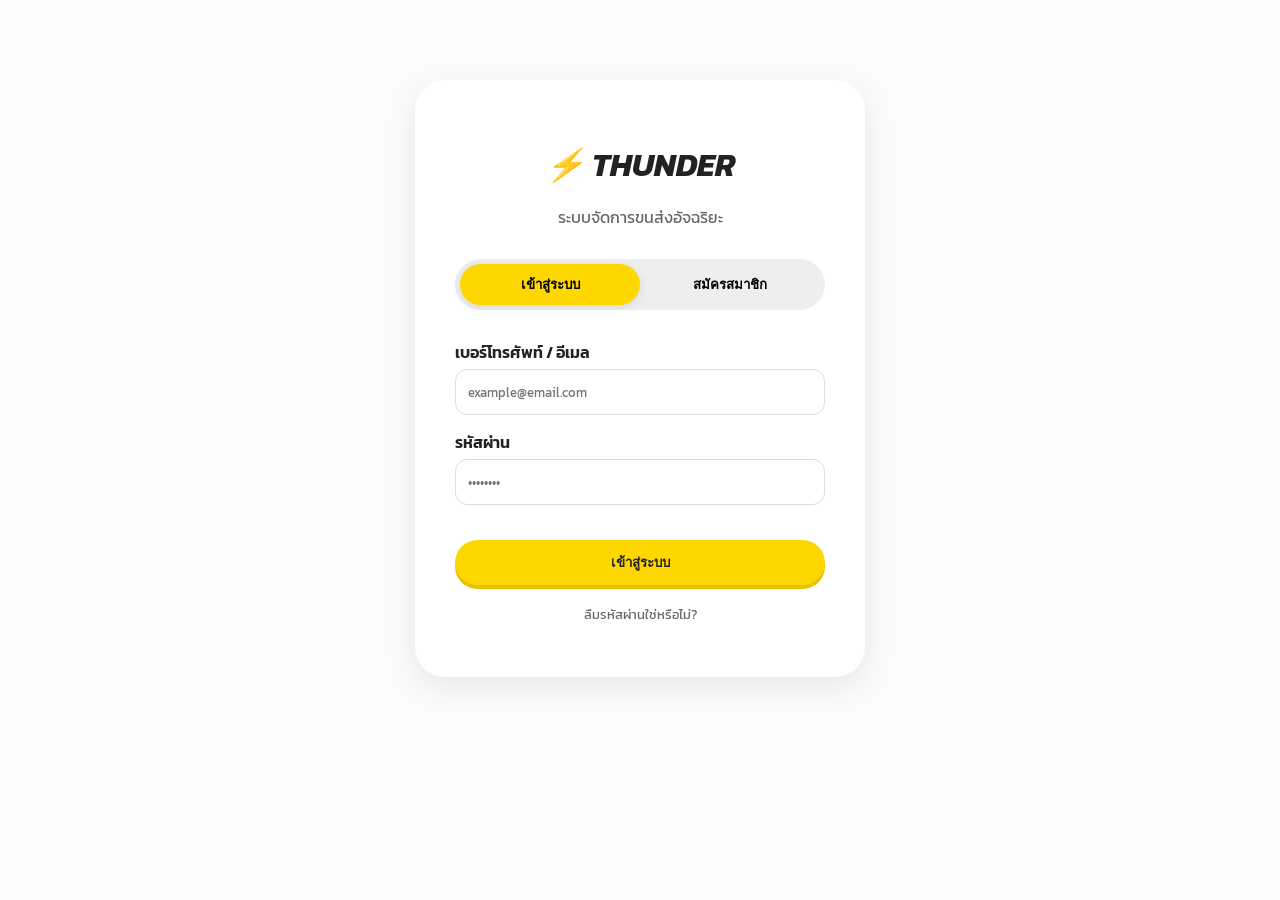
<file: index.html>
<!DOCTYPE html>
<html lang="th">
<head>
    <meta charset="UTF-8">
    <meta name="viewport" content="width=device-width, initial-scale=1.0">
    <link rel="stylesheet" href="style.css">
    <title>Thunder Express - ยินดีต้อนรับ</title>
</head>
<body>

    <div class="auth-container">
        <div class="auth-card">
            <h1 style="font-style: italic; margin-bottom: 10px;">⚡ THUNDER</h1>
            <p style="color: var(--gray-text); margin-bottom: 30px;">ระบบจัดการขนส่งอัจฉริยะ</p>

            <div class="auth-toggle">
                <button id="loginTab" class="toggle-btn active" onclick="switchTab('login')">เข้าสู่ระบบ</button>
                <button id="regTab" class="toggle-btn" onclick="switchTab('register')">สมัครสมาชิก</button>
            </div>

            <div id="loginForm">
                <div class="form-group">
                    <label>เบอร์โทรศัพท์ / อีเมล</label>
                    <input type="text" placeholder="example@email.com">
                </div>
                <div class="form-group">
                    <label>รหัสผ่าน</label>
                    <input type="password" placeholder="••••••••">
                </div>
                <button class="btn-action" style="width: 100%;" onclick="location.href='dashboard.html'">เข้าสู่ระบบ</button>
                <p style="font-size: 0.8rem; margin-top: 20px; color: var(--gray-text); cursor: pointer;">ลืมรหัสผ่านใช่หรือไม่?</p>
            </div>

            <div id="registerForm" class="hidden">
                <div class="form-group">
                    <label>ชื่อ-นามสกุล</label>
                    <input type="text" placeholder="สมชาย สายชม">
                </div>
                <div class="form-group">
                    <label>เบอร์โทรศัพท์</label>
                    <input type="text" placeholder="08x-xxxxxxx">
                </div>
                <div class="form-group">
                    <label>รหัสผ่านใหม่</label>
                    <input type="password" id="pwInput" oninput="checkStrength()" placeholder="อย่างน้อย 8 ตัวอักษร">
                    <div class="pw-strength">
                        <div id="pwBar" class="pw-bar"></div>
                    </div>
                </div>
                <button class="btn-action" style="width: 100%;" onclick="handleRegister()">ยืนยันการสมัคร</button>
            </div>
        </div>
    </div>

    <script>
        /**
         * ฟังก์ชันสลับหน้า Login และ Register
         * @param {string} type - 'login' หรือ 'register'
         */
        function switchTab(type) {
            const loginF = document.getElementById('loginForm');
            const regF = document.getElementById('registerForm');
            const loginT = document.getElementById('loginTab');
            const regT = document.getElementById('regTab');

            if(type === 'login') {
                loginF.classList.remove('hidden'); // แสดง Login
                regF.classList.add('hidden');       // ซ่อน Register
                loginT.classList.add('active');    // ไฮไลท์ปุ่ม Login
                regT.classList.remove('active');
            } else {
                loginF.classList.add('hidden');    // ซ่อน Login
                regF.classList.remove('hidden');  // แสดง Register
                loginT.classList.remove('active');
                regT.classList.add('active');     // ไฮไลท์ปุ่ม Register
            }
        }

        /**
         * HCI Feedback: วิเคราะห์ความยาวรหัสผ่านและแสดงสีแถบสถานะ
         * แดง = สั้นเกินไป, ส้ม = ปานกลาง, เขียว = ปลอดภัย
         */
        function checkStrength() {
            const val = document.getElementById('pwInput').value;
            const bar = document.getElementById('pwBar');
            
            if(val.length === 0) {
                bar.style.width = '0%';
            } else if(val.length < 5) {
                bar.style.width = '30%';
                bar.style.background = '#ff4444'; // สีแดง
            } else if(val.length < 8) {
                bar.style.width = '60%';
                bar.style.background = '#ffbb33'; // สีส้ม
            } else {
                bar.style.width = '100%';
                bar.style.background = '#00c851'; // สีเขียว
            }
        }

        /**
         * ฟังก์ชันสมมติเมื่อกดสมัครสมาชิกสำเร็จ
         */
        function handleRegister() {
            // HCI: แจ้งเตือนผู้ใช้ถึงสถานะที่เกิดขึ้น (Acknowledgment)
            alert('สมัครสมาชิกสำเร็จ! กรุณาเข้าสู่ระบบ');
            switchTab('login'); // สลับกลับไปหน้า Login อัตโนมัติเพื่อลดขั้นตอนผู้ใช้
        }
    </script>
</body>
</html>
</file>
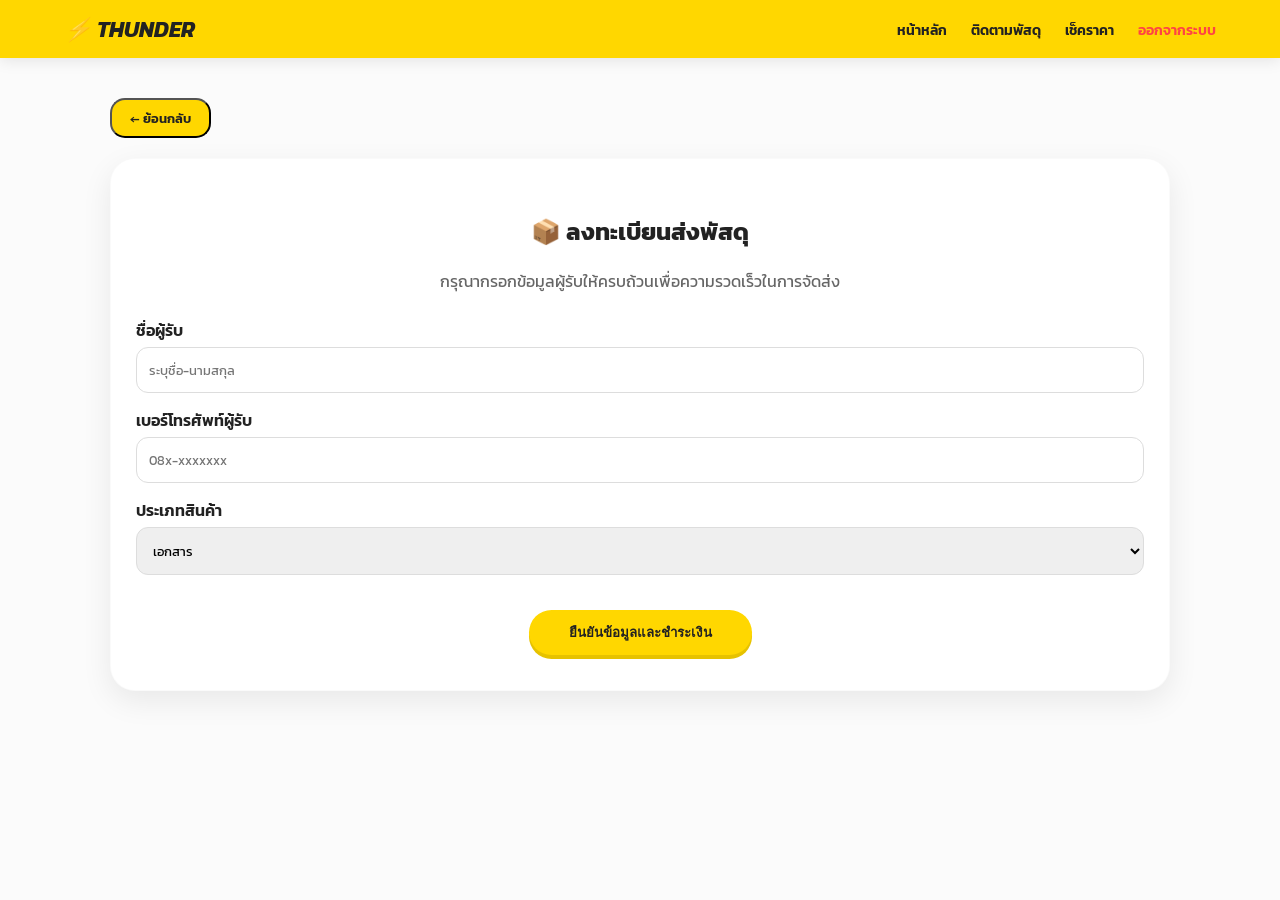
<file: add-parcel.html>
<!DOCTYPE html>
<html lang="th">
<head>
    <meta charset="UTF-8">
    <link rel="stylesheet" href="style.css">
    <title>Thunder - ลงทะเบียนส่งพัสดุ</title>
</head>
<body>
    <nav>
        <div class="logo-section" onclick="location.href='dashboard.html'"><h1>⚡ THUNDER</h1></div>
        <div class="nav-links">
            <a href="dashboard.html">หน้าหลัก</a>
            <a href="tracking.html">ติดตามพัสดุ</a>
            <a href="calculator.html">เช็คราคา</a>
            <a href="index.html" style="color: #ff4444;">ออกจากระบบ</a>
        </div>
    </nav>

    <div class="content-section">
        <button class="btn-back" onclick="location.href='dashboard.html'">← ย้อนกลับ</button>
        
        <div class="card">
            <h2>📦 ลงทะเบียนส่งพัสดุ</h2>
            <p style="color: var(--gray-text); margin-bottom: 25px;">กรุณากรอกข้อมูลผู้รับให้ครบถ้วนเพื่อความรวดเร็วในการจัดส่ง</p>
            
            <form id="parcelForm">
                <div class="form-group">
                    <label>ชื่อผู้รับ</label>
                    <input type="text" id="receiverName" placeholder="ระบุชื่อ-นามสกุล" required>
                </div>
                
                <div class="form-group">
                    <label>เบอร์โทรศัพท์ผู้รับ</label>
                    <input type="text" id="phone" placeholder="08x-xxxxxxx" required>
                </div>
                
                <div class="form-group">
                    <label>ประเภทสินค้า</label>
                    <select id="category">
                        <option value="doc">เอกสาร</option>
                        <option value="cloth">เสื้อผ้า/ของใช้</option>
                        <option value="gadget">อุปกรณ์อิเล็กทรอนิกส์</option>
                        <option value="other">อื่นๆ</option>
                    </select>
                </div>
                
                <button type="button" class="btn-action" onclick="handleProcess()">ยืนยันข้อมูลและชำระเงิน</button>
            </form>
        </div>
    </div>

    <div id="toast-wrapper" class="toast-container"></div>

    <script>
        /**
         * ฟังก์ชันหลักเมื่อกดปุ่มยืนยัน
         * เน้นหลัก HCI: Error Prevention (ดักข้อผิดพลาดก่อนส่ง) 
         * และ Immediate Feedback (แจ้งสถานะทันที)
         */
        function handleProcess() {
            // ดึงค่าจาก Input มาตรวจสอบ
            const name = document.getElementById('receiverName').value;
            const phone = document.getElementById('phone').value;

            // ตรวจสอบว่ากรอกข้อมูลครบหรือไม่ (Validation)
            if (!name || !phone) {
                showToast('กรุณากรอกข้อมูลให้ครบถ้วน', 'error');
                return; // หยุดการทำงานถ้าข้อมูลไม่ครบ
            }

            // แสดงสถานะสำเร็จเพื่อให้ User มั่นใจว่าระบบได้รับข้อมูลแล้ว
            showToast('ลงทะเบียนพัสดุสำเร็จ! กำลังพากลับหน้าหลัก', 'success');

            // หน่วงเวลา 2 วินาที (Visibility of System Status)
            // เพื่อให้ User มีเวลาอ่าน Toast ก่อนที่หน้าจอจะเปลี่ยนไป
            setTimeout(() => {
                location.href = 'dashboard.html?status=added';
            }, 2000);
        }

        /**
         * ฟังก์ชันสร้างและแสดง Toast Notification
         * @param {string} message - ข้อความที่ต้องการแสดง
         * @param {string} type - ประเภท ('success' หรือ 'error')
         */
        function showToast(message, type) {
            const wrapper = document.getElementById('toast-wrapper');
            const toast = document.createElement('div');
            
            // ใช้ Icon และ สี (Color Coding) เพื่อสื่อความหมายให้ชัดเจนโดยไม่ต้องอ่านละเอียด
            const icon = type === 'success' ? '✅' : '❌';
            toast.className = `toast ${type}`; 
            
            // ตกแต่งเส้นขอบด้านข้างตามสถานะ (Success = เขียว, Error = แดง)
            toast.style.borderLeft = type === 'success' ? '5px solid #00c851' : '5px solid #ff4444';
            
            toast.innerHTML = `<span>${icon}</span> <span>${message}</span>`;
            wrapper.appendChild(toast);

            // ส่วนการทำ Animation ขาออก (Fade out) และลบ Element ออกจากหน่วยความจำ
            setTimeout(() => {
                toast.style.opacity = '0'; // ค่อยๆ จางหาย
                setTimeout(() => toast.remove(), 500); // ลบออกจาก DOM หลังจากจางแล้ว
            }, 2500);
        }
    </script>
</body>
</html>
</file>
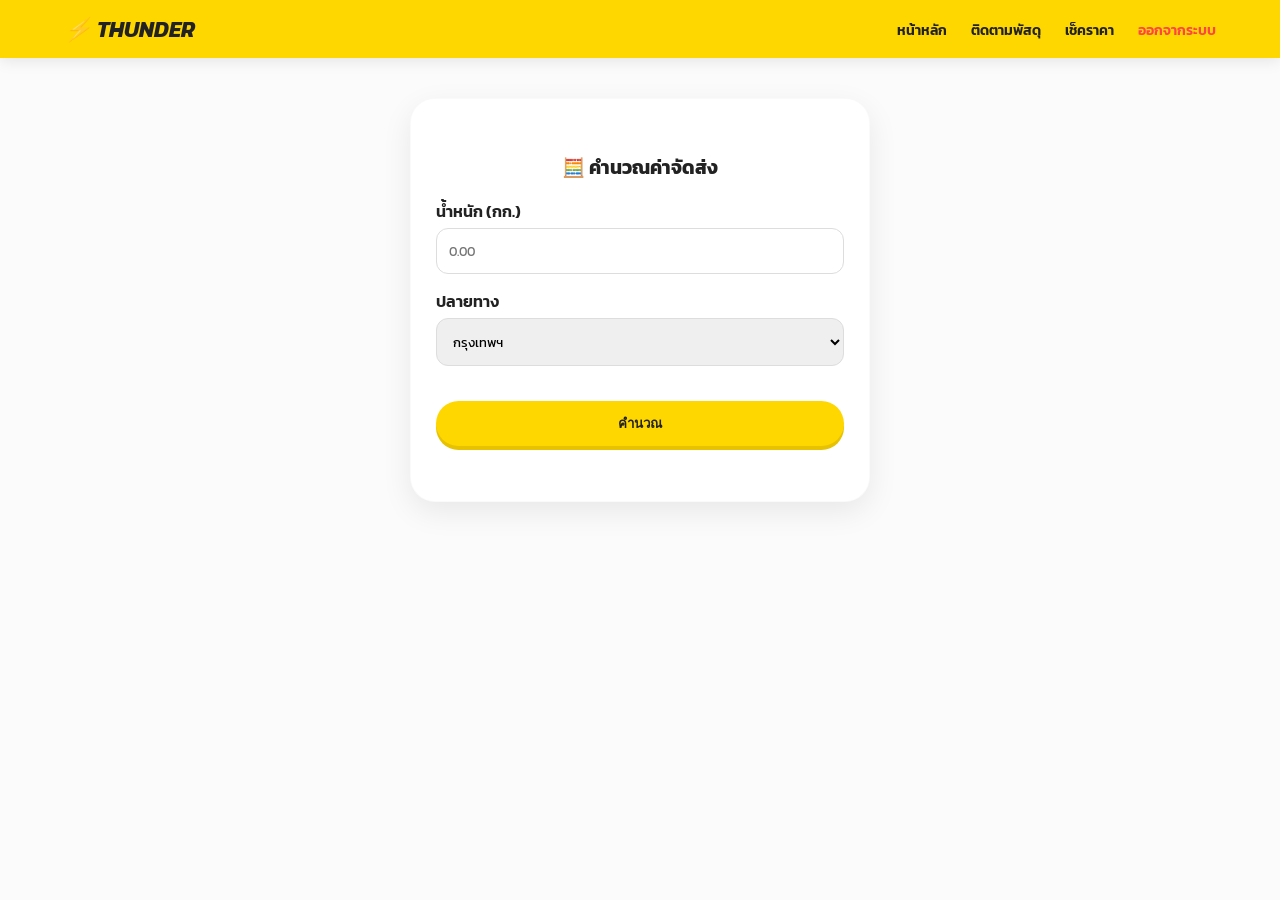
<file: calculator.html>
<!DOCTYPE html>
<html lang="th">
<head>
    <meta charset="UTF-8">
    <link rel="stylesheet" href="style.css">
    <title>Thunder - คำนวณค่าส่ง</title>
</head>
<body>
    <nav>
        <div class="logo-section" onclick="location.href='calculator.html'">
            <h1>⚡ THUNDER</h1>
        </div>
        <div class="nav-links">
            <a href="dashboard.html">หน้าหลัก</a>
            <a href="tracking.html">ติดตามพัสดุ</a>
            <a href="calculator.html">เช็คราคา</a>
            <a href="index.html" style="color: #ff4444;">ออกจากระบบ</a>
        </div>
    </nav>
    <div class="content-section" style="max-width: 500px;">
        <div class="card">
            <h3>🧮 คำนวณค่าจัดส่ง</h3>
            
            <div class="form-group">
                <label>น้ำหนัก (กก.)</label>
                <input type="number" id="w" placeholder="0.00">
            </div>
            
            <div class="form-group">
                <label>ปลายทาง</label>
                <select id="dest">
                    <option value="30">กรุงเทพฯ</option>
                    <option value="50">ต่างจังหวัด</option>
                </select>
            </div>
            
            <button class="btn-action" style="width:100%" onclick="cal()">คำนวณ</button>
            
            <h2 id="res" style="margin-top:20px; color:var(--dark-yellow)"></h2>
        </div>
    </div>


<script>
    function cal() {
        let weightInput = document.getElementById('w').value;
        let weight = parseFloat(weightInput || 0);
        let basePrice = parseInt(document.getElementById('dest').value);
        let resElement = document.getElementById('res');

        // 1. Validation: ตรวจสอบการกรอกข้อมูล
        if (weightInput === "" || weight <= 0) {
            resElement.innerText = "กรุณาระบุน้ำหนักที่ถูกต้อง";
            resElement.style.color = "#ff4444";
            return;
        }

        // 2. Calculation
        let shippingFee = weight * 15;
        let total = shippingFee + basePrice;

        // 3. Display with Formatting
        resElement.style.color = "var(--dark-yellow)";
        resElement.innerHTML = `
            <small style="font-size: 14px; color: #666; display: block;">ราคารวมทั้งสิ้น:</small>
            ${total.toLocaleString(undefined, {minimumFractionDigits: 2})} บาท
            <div style="font-size: 12px; color: #888; margin-top: 5px;">
                (ค่าขนส่ง ${shippingFee} + ค่าพื้นที่ ${basePrice})
            </div>
        `;
    }

    function resetForm() {
        document.getElementById('w').value = "";
        document.getElementById('res').innerText = "";
    }
</script>
</body>
</html>
</file>
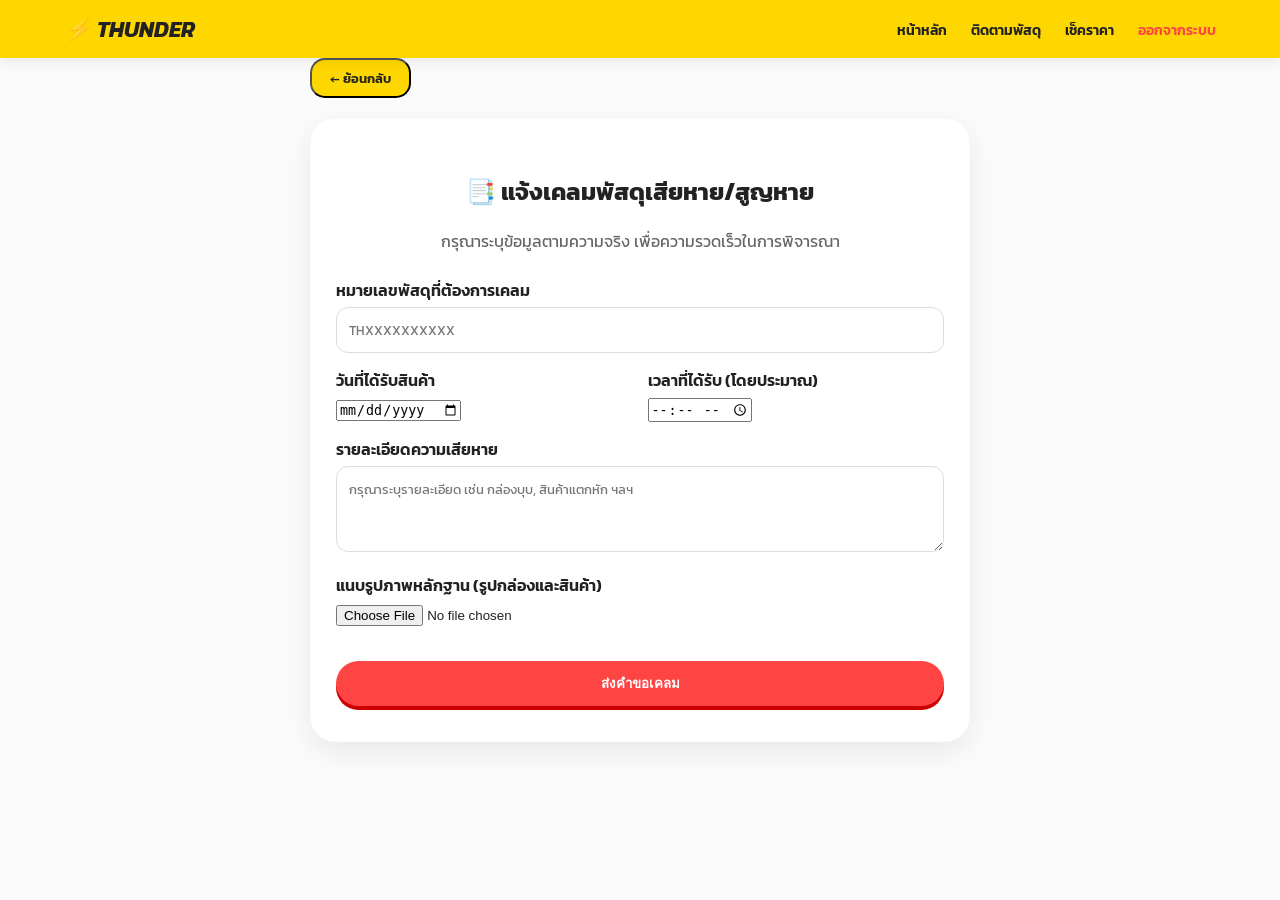
<file: claim.html>
<!DOCTYPE html>
<html lang="th">
<head>
    <meta charset="UTF-8">
    <meta name="viewport" content="width=device-width, initial-scale=1.0">
    <link rel="stylesheet" href="style.css">
    <title>Thunder - แจ้งเคลมพัสดุ</title>
    
    <style>
        /* --- [ส่วนของ CSS สำหรับหน้าแจ้งเคลม] --- */
        
        .claim-container { max-width: 700px; margin: 0 auto; }
        
        /* สไตล์ของ Timeline (แสดงลำดับขั้นตอน) */
        .status-timeline {
            display: flex;
            justify-content: space-between;
            margin-top: 20px;
            position: relative;
            padding: 0 10px;
        }

        /* เส้นเชื่อมระหว่างจุดใน Timeline */
        .status-timeline::before {
            content: '';
            position: absolute;
            top: 15px;
            left: 0;
            right: 0;
            height: 2px;
            background: #ddd;
            z-index: 1;
        }

        /* แต่ละขั้นตอนใน Timeline */
        .step {
            position: relative;
            z-index: 2;
            text-align: center;
            font-size: 0.75rem;
            color: #999;
        }

        /* วงกลมไอคอนใน Timeline */
        .step-icon {
            width: 30px;
            height: 30px;
            background: white;
            border: 2px solid #ddd;
            border-radius: 50%;
            display: flex;
            align-items: center;
            justify-content: center;
            margin: 0 auto 5px;
        }

        /* สไตล์สำหรับขั้นตอนที่กำลังดำเนินการ (Active) */
        .step.active { color: #ff4444; font-weight: bold; }
        .step.active .step-icon { border-color: #ff4444; background: #fff5f5; }

        /* ส่วนแสดงรูปภาพหลักฐานหลังจากผู้ใช้เลือกไฟล์ */
        #imgPreview { 
            width: 100%; 
            max-height: 200px; 
            object-fit: contain; 
            border-radius: 10px; 
            margin-top: 10px; 
            display: none; /* ซ่อนไว้ก่อนจนกว่าจะมีการเลือกรูป */
            border: 1px solid #eee;
        }
    </style>
</head>
<body>
    <nav>
        <div class="logo-section" onclick="location.href='dashboard.html'"><h1>⚡ THUNDER</h1></div>
        <div class="nav-links">
            <a href="dashboard.html">หน้าหลัก</a>
            <a href="tracking.html">ติดตามพัสดุ</a>
            <a href="calculator.html">เช็คราคา</a>
            <a href="index.html" style="color: #ff4444;">ออกจากระบบ</a>
        </div>
    </nav>

    <div class="content-section claim-container">
        <button class="btn-back" onclick="location.href='dashboard.html'">← ย้อนกลับ</button>
        
        <div class="card">
            <h2>📑 แจ้งเคลมพัสดุเสียหาย/สูญหาย</h2>
            <p style="color: var(--gray-text); margin-bottom: 25px;">กรุณาระบุข้อมูลตามความจริง เพื่อความรวดเร็วในการพิจารณา</p>
            
            <form id="claimForm">
                <div class="form-group">
                    <label>หมายเลขพัสดุที่ต้องการเคลม</label>
                    <input type="text" id="claimTrack" placeholder="THXXXXXXXXXX" required>
                </div>

                <div class="grid" style="grid-template-columns: 1fr 1fr; gap: 15px;">
                    <div class="form-group">
                        <label>วันที่ได้รับสินค้า</label>
                        <input type="date" id="receivedDate" required>
                    </div>
                    <div class="form-group">
                        <label>เวลาที่ได้รับ (โดยประมาณ)</label>
                        <input type="time" id="receivedTime" required>
                    </div>
                </div>
                
                <div class="form-group">
                    <label>รายละเอียดความเสียหาย</label>
                    <textarea id="claimDetail" rows="3" placeholder="กรุณาระบุรายละเอียด เช่น กล่องบุบ, สินค้าแตกหัก ฯลฯ" required></textarea>
                </div>
                
                <div class="form-group">
                    <label>แนบรูปภาพหลักฐาน (รูปกล่องและสินค้า)</label>
                    <input type="file" id="claimFile" accept="image/*" onchange="previewFile(event)">
                    <img id="imgPreview" alt="ตัวอย่างหลักฐาน">
                </div>
                
                <button type="button" class="btn-action" 
                        style="background-color: #ff4444; color: white; width: 100%; box-shadow: 0 4px 0 #cc0000;" 
                        onclick="submitClaim()">
                    ส่งคำขอเคลม
                </button>
            </form>
        </div>

        <div id="claimStatusCard" class="card" style="margin-top: 30px; display: none; border-top: 5px solid #ff4444;">
            <div style="display: flex; justify-content: space-between; align-items: flex-start;">
                <div>
                    <h3 style="margin:0; color:#cc0000;">🕒 รับเรื่องเคลมแล้ว</h3>
                    <p id="displayClaimID" style="font-weight: 600; margin: 5px 0; font-size: 1.1rem;"></p>
                    <p id="displayTime" style="font-size: 0.85rem; color: #666;"></p>
                </div>
                <span style="background: #fff5f5; color: #ff4444; padding: 5px 12px; border-radius: 20px; font-size: 0.8rem; font-weight: bold; border: 1px solid #ff4444;">
                    ตรวจสอบข้อมูล
                </span>
            </div>

            <div class="status-timeline">
                <div class="step active">
                    <div class="step-icon">📝</div>
                    <span>ส่งคำขอ</span>
                </div>
                <div class="step">
                    <div class="step-icon">🔎</div>
                    <span>กำลังตรวจสอบ</span>
                </div>
                <div class="step">
                    <div class="step-icon">💰</div>
                    <span>พิจารณาค่าชดเชย</span>
                </div>
                <div class="step">
                    <div class="step-icon">✅</div>
                    <span>เสร็จสิ้น</span>
                </div>
            </div>

            <p style="text-align: center; font-size: 0.85rem; color: #777; margin-top: 25px; background: #f9f9f9; padding: 10px; border-radius: 10px;">
                💡 ระบบได้รับข้อมูลเมื่อวันที่ <span id="logTime"></span><br>
                เจ้าหน้าที่จะตรวจสอบหลักฐานและติดต่อกลับภายใน 24 ชม.
            </p>
        </div>
    </div>

    <div id="toast-wrapper" class="toast-container"></div>

    <script>
        /**
         * [1] ฟังก์ชันแสดงตัวอย่างรูปภาพ (Image Preview)
         * ช่วยให้ผู้ใช้ตรวจสอบได้ว่าอัปโหลดรูปภาพถูกต้องหรือไม่ก่อนส่ง
         */
        function previewFile(event) {
            const reader = new FileReader();
            reader.onload = function(){
                const output = document.getElementById('imgPreview');
                output.src = reader.result;
                output.style.display = 'block'; // แสดงผลรูปภาพ
            };
            reader.readAsDataURL(event.target.files[0]);
        }

        /**
         * [2] ฟังก์ชันหลักสำหรับการส่งข้อมูลเคลม
         */
        function submitClaim() {
            // ดึงค่าจากหน้าจอ
            const track = document.getElementById('claimTrack').value;
            const date = document.getElementById('receivedDate').value;
            const time = document.getElementById('receivedTime').value;
            const detail = document.getElementById('claimDetail').value;

            // ตรวจสอบความครบถ้วน (HCI Principle: Error Prevention)
            if (!track || !date || !time || !detail) {
                showToast('กรุณากรอกข้อมูลและวันเวลาที่ได้รับสินค้าให้ครบถ้วน', 'error');
                return;
            }

            // แสดงการตอบสนองทันที (HCI Principle: Immediate Feedback)
            showToast('ส่งคำขอเคลมเรียบร้อยแล้ว', 'success');

            // เปลี่ยนสถานะหน้าจอ (HCI Principle: Change of State)
            document.getElementById('claimForm').style.display = 'none'; // ซ่อนแบบฟอร์ม
            document.getElementById('claimStatusCard').style.display = 'block'; // โชว์สถานะแทน
            
            // นำข้อมูลที่ผู้ใช้กรอกมาแสดงยืนยัน (Confirmation)
            document.getElementById('displayClaimID').innerText = "พัสดุหมายเลข: " + track;
            document.getElementById('displayTime').innerText = `ได้รับเมื่อ: ${date} เวลา ${time} น.`;
            
            // บันทึกเวลาที่ทำการยื่นเรื่อง ณ ปัจจุบัน
            const now = new Date();
            document.getElementById('logTime').innerText = now.toLocaleDateString('th-TH') + " " + now.toLocaleTimeString('th-TH') + " น.";

            // เลื่อนหน้าจอลงมาด้านล่างอัตโนมัติเพื่อให้เห็นบัตรสถานะ (Smooth UX)
            window.scrollTo({ top: document.body.scrollHeight, behavior: 'smooth' });

            // จำลองการเปลี่ยนหน้า (Redirect) หลังจากผู้ใช้ดูสถานะเสร็จ 5 วินาที
            setTimeout(() => {
                location.href = 'dashboard.html?status=claimed';
            }, 5000);
        }

        /**
         * [3] ฟังก์ชันแสดงข้อความแจ้งเตือน (Toast Notification)
         */
        function showToast(message, type) {
            const wrapper = document.getElementById('toast-wrapper');
            const toast = document.createElement('div');
            const icon = type === 'success' ? '✅' : '❌';
            
            toast.className = `toast ${type}`;
            toast.innerHTML = `<span>${icon}</span> <span>${message}</span>`;
            
            wrapper.appendChild(toast);
            
            // ให้ค่อยๆ จางหายไปและลบออก
            setTimeout(() => {
                toast.style.opacity = '0';
                setTimeout(() => toast.remove(), 500);
            }, 2500);
        }
    </script>
</body>
</html>
</file>
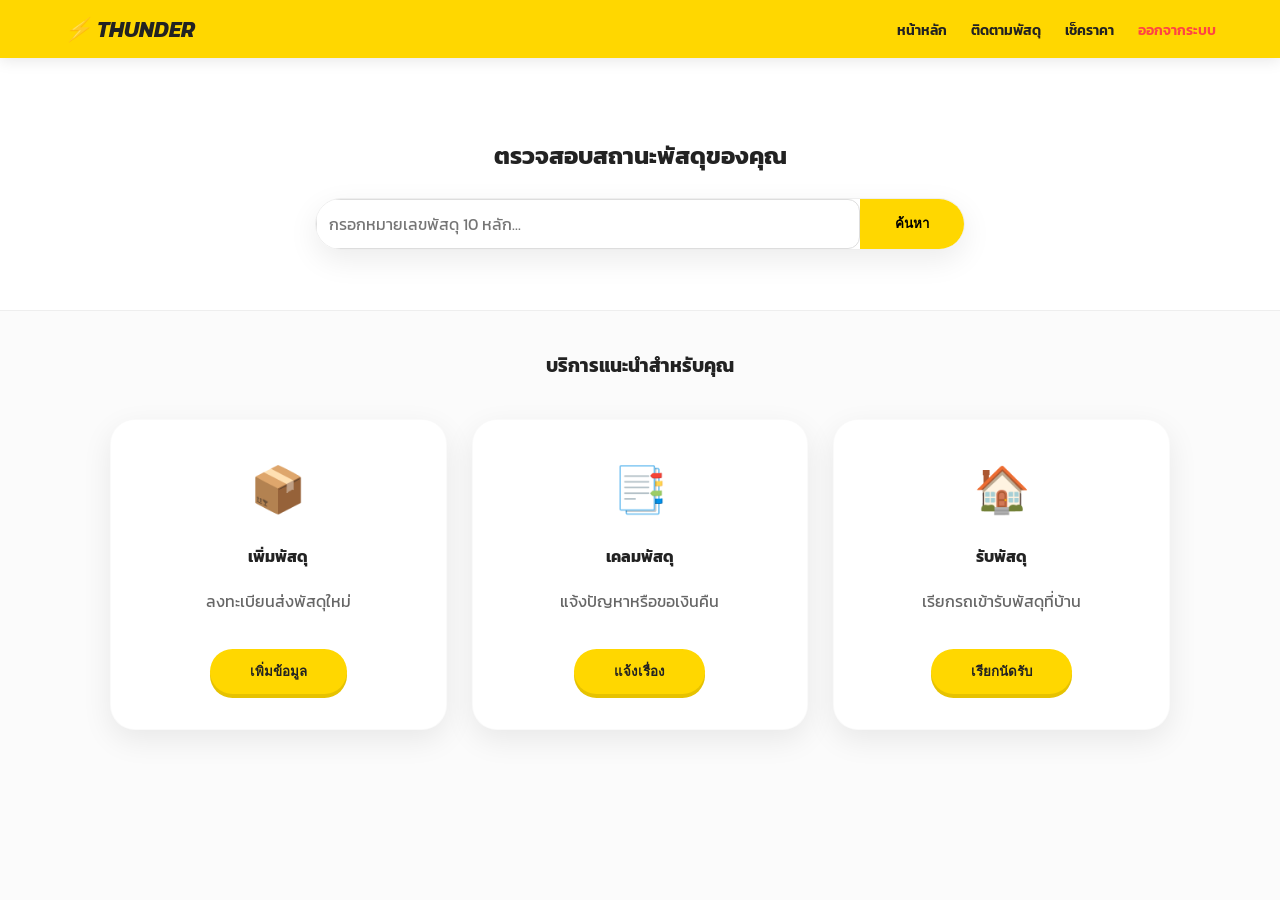
<file: dashboard.html>
<!DOCTYPE html>
<html lang="th">
<head>
    <meta charset="UTF-8">
    <meta name="viewport" content="width=device-width, initial-scale=1.0">
    <link rel="stylesheet" href="style.css">
    <title>Thunder Express - ระบบจัดการพัสดุ</title>
</head>
<body>

    <nav>
        <div class="logo-section" onclick="location.href='dashboard.html'">
            <h1>⚡ THUNDER</h1>
        </div>
        <div class="nav-links">
            <a href="dashboard.html">หน้าหลัก</a>
            <a href="tracking.html">ติดตามพัสดุ</a>
            <a href="calculator.html">เช็คราคา</a>
            <a href="index.html" style="color: #ff4444;">ออกจากระบบ</a>
        </div>
    </nav>

    <header class="hero">
        <h2 style="margin-bottom:25px;">ตรวจสอบสถานะพัสดุของคุณ</h2>
        <div class="search-box-container">
            <input type="text" id="trackInput" placeholder="กรอกหมายเลขพัสดุ 10 หลัก...">
            <button class="btn-search" onclick="location.href='tracking.html'">ค้นหา</button>
        </div>
    </header>

    <div class="content-section">
        <h3 style="text-align:center; margin-bottom:40px;">บริการแนะนำสำหรับคุณ</h3>
        
        <div class="grid">
            <div class="card">
                <div class="card-icon">📦</div>
                <h4>เพิ่มพัสดุ</h4>
                <p style="color:var(--gray-text)">ลงทะเบียนส่งพัสดุใหม่</p>
                <button class="btn-action" onclick="location.href='add-parcel.html'">เพิ่มข้อมูล</button>
            </div>

            <div class="card">
                <div class="card-icon">📑</div>
                <h4>เคลมพัสดุ</h4>
                <p style="color:var(--gray-text)">แจ้งปัญหาหรือขอเงินคืน</p>
                <button class="btn-action" onclick="location.href='claim.html'">แจ้งเรื่อง</button>
            </div>

            <div class="card">
                <div class="card-icon">🏠</div>
                <h4>รับพัสดุ</h4>
                <p style="color:var(--gray-text)">เรียกรถเข้ารับพัสดุที่บ้าน</p>
                <button class="btn-action" onclick="location.href='pickup.html'">เรียกนัดรับ</button>
            </div>
        </div>
    </div>

    <div id="toast-wrapper" class="toast-container"></div>

    <script>
        /**
         * ฟังก์ชันตรวจสอบ Parameter ใน URL เพื่อแสดง Feedback ให้ผู้ใช้
         * (ตามหลัก HCI: Human-Computer Interaction เรื่องการให้การตอบสนอง)
         */
        function checkURL() {
            // ดึงค่า Parameters จาก URL (เช่น ?success=true)
            const urlParams = new URLSearchParams(window.location.search);
            
            // ถ้าใน URL มีคำว่า 'success' ให้สร้าง Toast แจ้งเตือน
            if (urlParams.has('success')) {
                const toast = document.createElement('div');
                toast.className = 'toast';
                toast.innerHTML = '✅ ดำเนินการสำเร็จเรียบร้อยแล้ว';
                
                // นำ Toast ใส่เข้าไปใน Wrapper ที่เตรียมไว้
                document.getElementById('toast-wrapper').appendChild(toast);
                
                // ตั้งเวลาให้หายไปเองภายใน 3 วินาที (3000 มิลลิวินาที)
                setTimeout(() => {
                    toast.remove();
                }, 3000);
            }
        }
        
        // สั่งให้ฟังก์ชันทำงานทันทีที่โหลดหน้าเว็บเสร็จ
        window.onload = checkURL;
    </script>
</body>
</html>
</file>
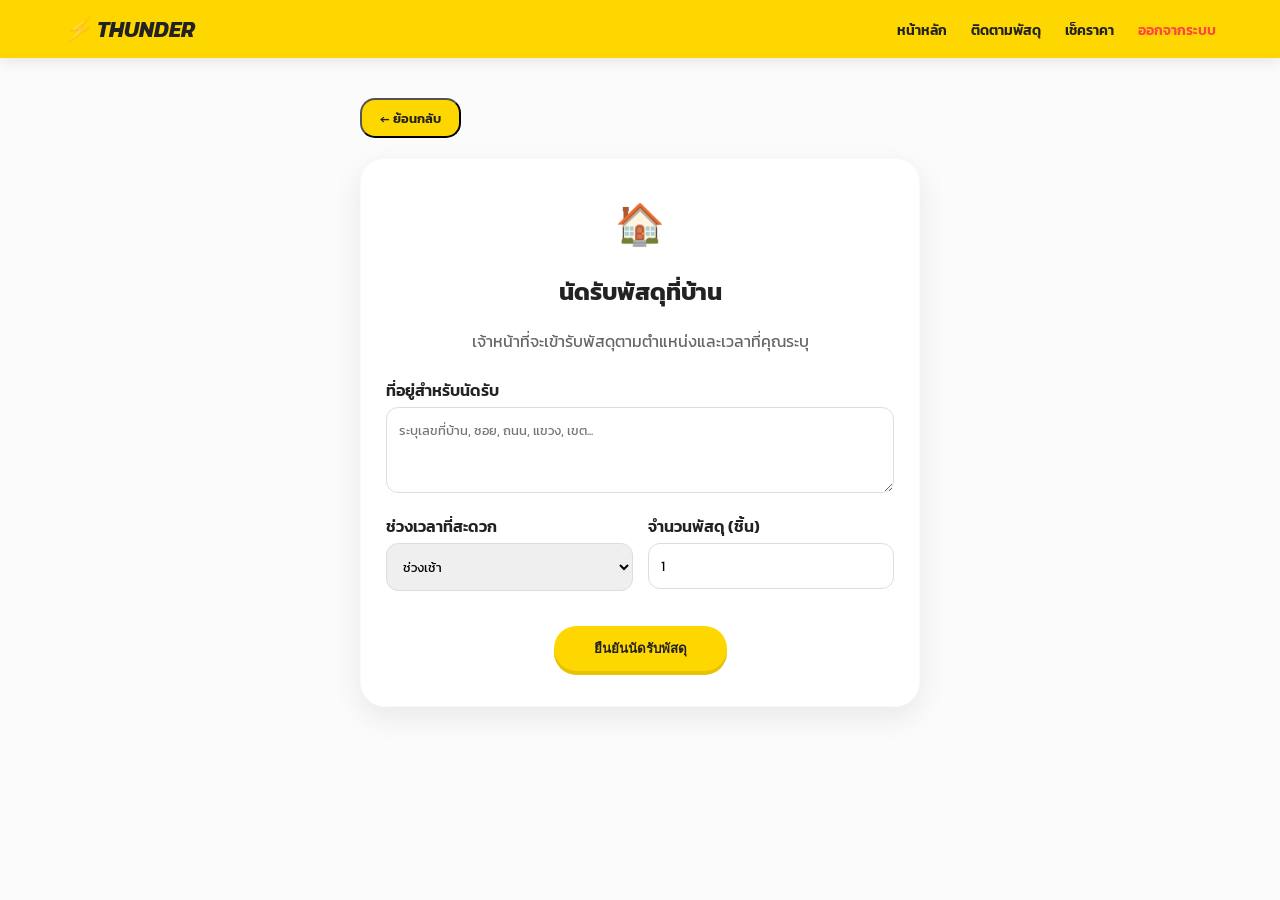
<file: pickup.html>
<!DOCTYPE html>
<html lang="th">
<head>
    <meta charset="UTF-8">
    <meta name="viewport" content="width=device-width, initial-scale=1.0">
    <link rel="stylesheet" href="style.css">
    <title>Thunder - นัดรับพัสดุ</title>

</head>
<body>
    <nav>
        <div class="logo-section" onclick="location.href='dashboard.html'"><h1>⚡ THUNDER</h1></div>
        <div class="nav-links">
            <a href="dashboard.html">หน้าหลัก</a>
            <a href="tracking.html">ติดตามพัสดุ</a>
            <a href="calculator.html">เช็คราคา</a>
            <a href="index.html" style="color: #ff4444;">ออกจากระบบ</a>
        </div>
    </nav>

    <div class="content-section" style="max-width: 600px;">
        <button class="btn-back" onclick="location.href='dashboard.html'">← ย้อนกลับ</button>
        
        <div class="card" id="bookingCard">
            <div class="card-icon" style="font-size: 40px;">🏠</div>
            <h2>นัดรับพัสดุที่บ้าน</h2>
            <p style="color: var(--gray-text); margin-bottom: 25px;">เจ้าหน้าที่จะเข้ารับพัสดุตามตำแหน่งและเวลาที่คุณระบุ</p>
            
            <form id="pickupForm">
                <div class="form-group">
                    <label>ที่อยู่สำหรับนัดรับ</label>
                    <textarea id="address" rows="3" placeholder="ระบุเลขที่บ้าน, ซอย, ถนน, แขวง, เขต..." required></textarea>
                </div>

                <div class="grid" style="grid-template-columns: 1fr 1fr; gap: 15px;">
                    <div class="form-group">
                        <label>ช่วงเวลาที่สะดวก</label>
                        <select id="timeSlot">
                            <option value="ช่วงเช้า (09:00 - 12:00)">ช่วงเช้า</option>
                            <option value="ช่วงบ่าย (13:00 - 16:00)">ช่วงบ่าย</option>
                            <option value="ช่วงเย็น (16:00 - 18:00)">ช่วงเย็น</option>
                        </select>
                    </div>
                    <div class="form-group">
                        <label>จำนวนพัสดุ (ชิ้น)</label>
                        <input type="number" id="quantity" min="1" value="1">
                    </div>
                </div>

                <button type="button" class="btn-action" onclick="confirmPickup()">ยืนยันนัดรับพัสดุ</button>
            </form>
        </div>

        <div class="card" id="statusCard" style="display: none; border-top: 5px solid var(--primary-yellow);">
            <div style="text-align: center;">
                <div id="statusBadge" class="status-badge status-waiting">⏳ รอดำเนินการ</div>
                <h3 style="margin: 10px 0;">ข้อมูลการนัดรับพัสดุ</h3>
            </div>

            <div class="courier-card">
                <div class="courier-img">👤</div>
                <div>
                    <div style="font-weight: bold;">สมชาย สายฟ้า (Thunder Rider)</div>
                    <div style="font-size: 0.85rem; color: #666;">ทะเบียน: 1กข-9999 | โทร: 081-234-56XX</div>
                </div>
            </div>

            <div style="margin-top: 20px; font-size: 0.9rem; line-height: 1.6;">
                <p>📍 <strong>สถานที่:</strong> <span id="displayAddress"></span></p>
                <p>⏰ <strong>เวลานัดหมาย:</strong> <span id="displayTime"></span></p>
            </div>

            <hr style="border: 0; border-top: 1px solid #eee; margin: 20px 0;">

            <div class="form-group" id="proofSection">
                <label>📸 อัปโหลดรูปหลักฐาน (เมื่อเจ้าหน้าที่รับไปแล้ว)</label>
                <input type="file" id="proofInput" accept="image/*" onchange="previewProof(event)">
                <img id="pickupProofImg" alt="หลักฐานการรับพัสดุ">
                
                <button type="button" class="btn-action" id="btnFinish" 
                        style="width: 100%; margin-top: 15px; background: #222; color: #fff; display: none;" 
                        onclick="completePickup()">
                    บันทึกว่ารับพัสดุสำเร็จ
                </button>
            </div>
        </div>
    </div>

    <div id="toast-wrapper" class="toast-container"></div>

    <script>
        /**
         * ฟังก์ชันยืนยันการนัดรับ (HCI: Feedback)
         */
        function confirmPickup() {
            const address = document.getElementById('address').value;
            const time = document.getElementById('timeSlot').value;

            if (!address) {
                showToast('กรุณาระบุที่อยู่สำหรับนัดรับ', 'error');
                return;
            }

            // เปลี่ยนหน้าจอจากการกรอกฟอร์ม เป็นหน้าจอสถานะ
            document.getElementById('bookingCard').style.display = 'none';
            document.getElementById('statusCard').style.display = 'block';
            
            // แสดงข้อมูลที่กรอกลงในหน้าสถานะ
            document.getElementById('displayAddress').innerText = address;
            document.getElementById('displayTime').innerText = time;

            showToast('นัดหมายเจ้าหน้าที่เรียบร้อยแล้ว', 'success');
        }

        /**
         * ฟังก์ชัน Preview รูปหลักฐาน (HCI: Immediate Response)
         */
        function previewProof(event) {
            const reader = new FileReader();
            reader.onload = function(){
                const output = document.getElementById('pickupProofImg');
                output.src = reader.result;
                output.style.display = 'block';
                // เมื่อเลือกรูปแล้ว ให้ปุ่ม "เสร็จสิ้น" ปรากฏขึ้น
                document.getElementById('btnFinish').style.display = 'block';
            };
            reader.readAsDataURL(event.target.files[0]);
        }

        /**
         * ฟังก์ชันแจ้งว่ารับพัสดุไปเรียบร้อยแล้ว
         */
        function completePickup() {
            // เปลี่ยนสถานะเป็นสำเร็จ (HCI: System State Change)
            const badge = document.getElementById('statusBadge');
            badge.innerText = '✅ รับพัสดุสำเร็จแล้ว';
            badge.className = 'status-badge status-success';

            // ซ่อนปุ่มและตัวเลือกไฟล์ เพื่อไม่ให้แก้ไขข้อมูลซ้ำ (Error Prevention)
            document.getElementById('btnFinish').style.display = 'none';
            document.getElementById('proofInput').style.display = 'none';

            showToast('บันทึกข้อมูลเรียบร้อย ขอบคุณที่ใช้บริการ', 'success');

            // บันทึกสถานะลงระบบจำลอง
            localStorage.setItem('pickupComplete', 'true');

            // ส่งกลับหน้าหลักหลังจากผ่านไป 3 วินาที
            setTimeout(() => {
                location.href = 'dashboard.html?pickup=done';
            }, 3000);
        }

        /**
         * ฟังก์ชันแสดง Toast
         */
        function showToast(message, type) {
            const wrapper = document.getElementById('toast-wrapper');
            const toast = document.createElement('div');
            const icon = type === 'success' ? '✅' : '❌';
            toast.className = `toast ${type}`;
            toast.innerHTML = `<span>${icon}</span> <span>${message}</span>`;
            wrapper.appendChild(toast);
            setTimeout(() => {
                toast.style.opacity = '0';
                setTimeout(() => toast.remove(), 500);
            }, 2500);
        }
    </script>
</body>
</html>
</file>
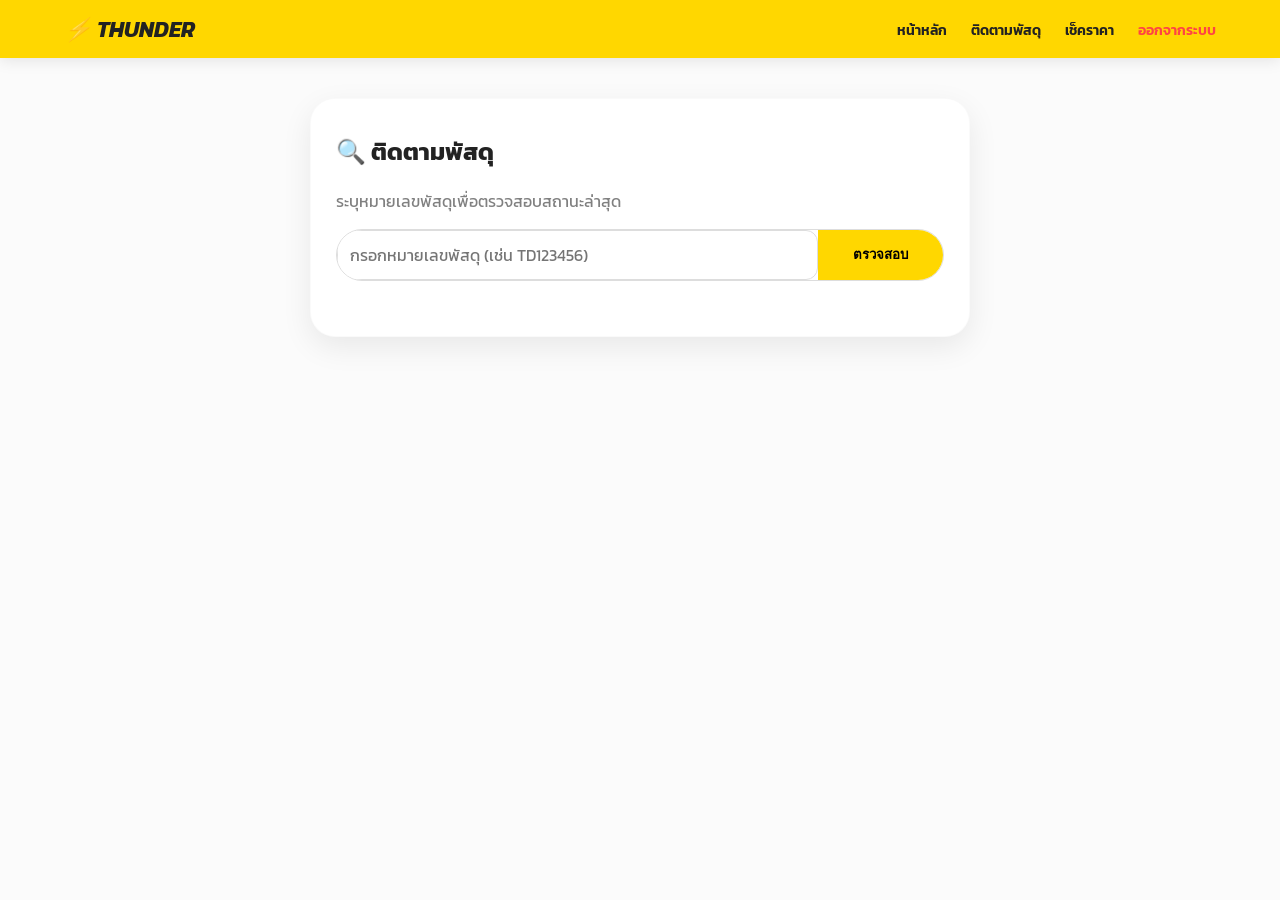
<file: tracking.html>
<!DOCTYPE html>
<html lang="th">
<head>
    <meta charset="UTF-8">
    <meta name="viewport" content="width=device-width, initial-scale=1.0">
    <link rel="stylesheet" href="style.css">
    <title>Thunder - ติดตามพัสดุ</title>
</head>
<body>
    
    <nav>
        <div class="logo-section" onclick="location.href='index.html'">
            <h1>⚡ <span>THUNDER</span></h1>
        </div>
        <div class="nav-links">
            <a href="index.html">หน้าหลัก</a>
            <a href="tracking.html">ติดตามพัสดุ</a>
            <a href="calculator.html">เช็คราคา</a>
            <a href="index.html" style="color: #ff4444;">ออกจากระบบ</a>
        </div>
    </nav>

    <div class="content-section" style="max-width: 700px;">
        <div class="card" style="text-align: left;">
            <h2 style="margin-top: 0;">🔍 ติดตามพัสดุ</h2>
            <p style="color: gray;">ระบุหมายเลขพัสดุเพื่อตรวจสอบสถานะล่าสุด</p>
            
            <div class="search-box-container" style="margin-bottom: 20px; box-shadow: none; border: 1px solid #ddd;">
                <input type="text" id="tID" placeholder="กรอกหมายเลขพัสดุ (เช่น TD123456)">
                <button class="btn-search" onclick="track()">ตรวจสอบ</button>
            </div>

            <div id="statusResult" style="display:none;">
                <hr style="opacity: 0.1; margin: 25px 0;">
                
                <div style="display: flex; justify-content: space-between; align-items: center; margin-bottom: 20px;">
                    <div>
                        <span style="background: #e8f5e9; color: #2e7d32; padding: 6px 15px; border-radius: 20px; font-weight: bold; font-size: 0.9rem;">
                            ● กำลังนำจ่าย
                        </span>
                    </div>
                    <div style="text-align: right;">
                        <small style="color: gray;">เลขพัสดุ:</small><br>
                        <strong id="displayID" style="letter-spacing: 1px;">-</strong>
                    </div>
                </div>

                <div class="info-grid">
                    <div>
                        <small style="color: #888;">ผู้ส่ง:</small>
                        <p style="margin: 5px 0; font-weight: 500;">Thunder Shop (BKK)</p>
                    </div>
                    <div>
                        <small style="color: #888;">ผู้รับ:</small>
                        <p style="margin: 5px 0; font-weight: 500;">คุณสมชาย ใจดี (นครปฐม)</p>
                    </div>
                </div>

                <div class="tracking-timeline">
                    
                    <div class="timeline-item active">
                        <div class="timeline-dot"></div>
                        <div class="timeline-content">
                            <span class="time">27 มี.ค. 2026 - 09:30</span>
                            <span class="status-text" style="color: var(--primary-salmon);">พัสดุอยู่ระหว่างการนำจ่าย</span>
                            <small>เจ้าหน้าที่กำลังนำพัสดุส่งถึงมือคุณ (คุณวิชัย 081-xxx-xxxx)</small>
                        </div>
                    </div>

                    <div class="timeline-item">
                        <div class="timeline-dot"></div>
                        <div class="timeline-content">
                            <span class="time">27 มี.ค. 2026 - 05:15</span>
                            <span class="status-text">พัสดุถึงศูนย์กระจายสินค้า: นครปฐม</span>
                            <small>เตรียมคัดแยกเพื่อส่งต่อไปยังพื้นที่ปลายทาง</small>
                        </div>
                    </div>

                    <div class="timeline-item">
                        <div class="timeline-dot"></div>
                        <div class="timeline-content">
                            <span class="time">26 มี.ค. 2026 - 14:30</span>
                            <span class="status-text">เข้ารับพัสดุสำเร็จ</span>
                            <small>Thunder รับพัสดุเข้าสู่ระบบเรียบร้อยแล้ว</small>
                        </div>
                    </div>
                    
                </div>

                <button class="btn-action" style="width:100%; background: #f0f0f0; box-shadow: none; margin-top: 20px; color: #555;" onclick="location.reload()">
                    กลับไปค้นหาใหม่
                </button>
            </div>
        </div>
    </div>

    <script>
        /**
         * ฟังก์ชัน track() 
         * ทำงานเมื่อคลิกปุ่ม "ตรวจสอบ"
         */
        function track() {
            // 1. ดึงค่าจากช่อง Input
            const trackingInput = document.getElementById('tID').value;
            // 2. ดึง Element ของพื้นที่แสดงผล และ ตัวโชว์เลขพัสดุ
            const resultArea = document.getElementById('statusResult');
            const displayID = document.getElementById('displayID');
            
            // 3. ตรวจสอบว่าผู้ใช้กรอกข้อมูลหรือไม่ (ตัดช่องว่างออกด้วย trim)
            if(trackingInput.trim() !== "") {
                
                // นำเลขที่กรอกไปแสดงในใบสรุปผล (ทำให้เป็นตัวพิมพ์ใหญ่)
                displayID.innerText = trackingInput.toUpperCase();
                
                // สั่งให้ส่วนผลลัพธ์ปรากฏขึ้น (จากเดิม display: none เป็น block)
                resultArea.style.display = 'block';
                
                // เพิ่มลูกเล่นให้หน้าจอเลื่อนลงไปหาผลลัพธ์อัตโนมัติอย่างนุ่มนวล
                resultArea.scrollIntoView({ behavior: 'smooth' });
                
            } else {
                // แจ้งเตือนถ้าไม่ได้กรอกอะไรเลย
                alert("กรุณากรอกหมายเลขพัสดุของคุณก่อนครับ");
            }
        }
    </script>
</body>
</html>
</file>
<file: style.css>
/* นำเข้าฟอนต์ Kanit จาก Google Fonts (น้ำหนัก 300, 400, 600) */
@import url('https://fonts.googleapis.com/css2?family=Kanit:wght@300;400;600&display=swap');

/* กำหนดตัวแปร (Variables) สำหรับค่าสีและเงา เพื่อให้เรียกใช้ง่ายและแก้ไขได้ในจุดเดียว */
:root {
    --primary-yellow: #FFD700;
    /* สีเหลืองหลัก */
    --dark-yellow: #FFCC00;
    /* สีเหลืองเข้ม */
    --primary-salmon: #ca724f;
    /* สีปุ่มตอนhover */
    --bg-light: #FBFBFB;
    /* สีพื้นหลังสีเทาอ่อนเกือบขาว */
    --white: #ffffff;
    /* สีขาวบริสุทธิ์ */
    --dark-text: #222;
    /* สีข้อความหลัก (เกือบดำ) */
    --gray-text: #666;
    /* สีข้อความรอง (สีเทา) */
    --shadow: 0 10px 30px rgba(0, 0, 0, 0.08);
    /* รูปแบบเงามาตรฐาน */

}

/* ตั้งค่าเริ่มต้น: ให้ทุก Element คำนวณขนาดรวม Padding/Border และเพิ่ม Animation ตอนเปลี่ยนค่า (Transition) */
* {
    box-sizing: border-box;
    transition: all 0.2s ease-in-out;
}

body {
    font-family: 'Kanit', sans-serif;
    /* ใช้ฟอนต์ Kanit */
    background-color: var(--bg-light);
    color: var(--dark-text);
    margin: 0;
}

/* --- ส่วนแถบเมนูนำทาง (NAVIGATION) --- */
nav {
    background-color: var(--primary-yellow);
    padding: 12px 5%;
    display: flex;
    justify-content: space-between;
    /* จัดโลโก้ซ้าย ลิงก์ขวา */
    align-items: center;
    position: sticky;
    /* ให้เมนูติดอยู่ด้านบนตลอดเวลาเมื่อเลื่อนจอ */
    top: 0;
    z-index: 1000;
    /* ให้อยู่ชั้นบนสุด */
    box-shadow: 0 2px 15px rgba(0, 0, 0, 0.1);
}

.logo-section h1 {
    margin: 0;
    font-size: 1.4rem;
    font-style: italic;
    cursor: pointer;
}

.nav-links a {
    text-decoration: none;
    /* เอาเส้นใต้ลิงก์ออก */
    color: var(--dark-text);
    margin-left: 20px;
    font-weight: 600;
    font-size: 0.9rem;
}

.nav-links a:hover {
    opacity: 0.7;
    /* เอฟเฟกต์จางลงเมื่อเอาเมาส์ไปชี้ */
}

/* --- ส่วนหัวและการค้นหา (HERO SEARCH) --- */
.hero {
    background: white;
    padding: 60px 20px;
    text-align: center;
    border-bottom: 1px solid #eee;
}

.search-box-container {
    max-width: 650px;
    margin: 0 auto;
    display: flex;
    /* จัดเรียง input และปุ่มแบบแนวนอน */
    box-shadow: var(--shadow);
    border-radius: 50px;
    /* ทำขอบโค้งมนแบบวงรี */
    overflow: hidden;
    /* ตัดส่วนที่เกินขอบโค้งออก */
    border: 1px solid #eee;
}

.search-box-container input {
    flex: 1;
    /* ให้ช่อง input ขยายเต็มพื้นที่ที่เหลือ */
    border: none;
    padding: 18px 30px;
    outline: none;
    font-size: 1rem;
}

.btn-search {
    background: var(--primary-yellow);
    border: none;
    padding: 0 35px;
    font-weight: bold;
    cursor: pointer;
}

/* --- การจัดวางแบบตารางและบัตรข้อมูล (GRID & CARDS) --- */
.content-section {
    max-width: 1100px;
    margin: 40px auto;
    padding: 0 20px;
}

.grid {
    display: grid;
    /* จัดการ Column อัตโนมัติ: ขั้นต่ำ 280px ถ้าพื้นที่เหลือให้ขยายเท่า ๆ กัน */
    grid-template-columns: repeat(auto-fit, minmax(280px, 1fr));
    gap: 25px;
}

.card {
    background: var(--white);
    padding: 35px 25px;
    border-radius: 25px;
    text-align: center;
    box-shadow: var(--shadow);
    border: 1px solid rgba(0, 0, 0, 0.02);
}

/* เอฟเฟกต์เมื่อวางเมาส์เหนือการ์ด: ให้ลอยขึ้นเล็กน้อยและเงาเข้มขึ้น */
.card:hover {
    transform: translateY(-8px);
    box-shadow: 0 15px 35px rgba(0, 0, 0, 0.12);
}

.card-icon {
    font-size: 45px;
    margin-bottom: 15px;
}

/* --- ปุ่มดำเนินการ (BUTTONS) --- */
.btn-action {
    background-color: var(--primary-yellow);
    color: var(--dark-text);
    border: none;
    padding: 12px 40px;
    border-radius: 25px;
    font-weight: 600;
    cursor: pointer;
    margin-top: 20px;
    box-shadow: 0 4px 0 #e6c200;
    /* เพิ่มมิติเงาด้านล่างปุ่มให้ดูเหมือนปุ่มกด */
}

/* เอฟเฟกต์เมื่อกดปุ่ม: ให้ยุบลงเหมือนโดนกดจริง */
.btn-action:active {
    transform: translateY(2px);
    box-shadow: none;
}


/* --- องค์ประกอบฟอร์ม (FORM ELEMENTS) --- */
.form-group {
    margin-bottom: 15px;
    text-align: left;
}

.form-group label {
    display: block;
    margin-bottom: 5px;
    font-weight: 600;
}

.btn-back {
    background: var(--primary-yellow);
    color: var(--dark-text);
    padding: 8px 18px;
    border-radius: 15px;
    font-family: 'Kanit', sans-serif;
    font-weight: 600;
    cursor: pointer;
    margin-bottom: 20px;
}

/* hover effect */
.btn-back:hover {
    background: var(--primary-salmon);
    color: #eee;
    transform: translateY(-2px);
    box-shadow: var(--shadow);
}

/* จัดรูปแบบช่องกรอกข้อมูลและ Select ให้สวยงามและใช้งานง่าย */
input[type="text"],
input[type="number"],
input[type="password"],
select,
textarea {
    width: 100%;
    padding: 12px;
    border: 1px solid #ddd;
    border-radius: 12px;
    font-family: 'Kanit', sans-serif;
}

/* --- ระบบแจ้งเตือน (TOAST NOTIFICATION) --- */
.toast-container {
    position: fixed;
    bottom: 20px;
    right: 20px;
    z-index: 9999;
}

.toast {
    background: #333;
    color: white;
    padding: 15px 25px;
    border-radius: 12px;
    margin-top: 10px;
    box-shadow: 0 5px 20px rgba(0, 0, 0, 0.2);
    display: flex;
    align-items: center;
    gap: 12px;
    animation: slideIn 0.4s cubic-bezier(0.175, 0.885, 0.32, 1.275);
    /* เอฟเฟกต์เด้งเข้ามา */
}

/* อนิเมชั่นเลื่อนจากขวาเข้าสู่จอ */
@keyframes slideIn {
    from {
        transform: translateX(110%);
        opacity: 0;
    }

    to {
        transform: translateX(0);
        opacity: 1;
    }
}

/* สีขอบด้านซ้ายเพื่อบอกสถานะ (สำเร็จ/ผิดพลาด) */
.toast.success {
    border-left: 5px solid #00c851;
}

.toast.error {
    border-left: 5px solid #ff4444;
}




/* --- RESPONSIVE DESIGN --- */

/* สำหรับ Tablet และมือถือขนาดใหญ่ (หน้าจอต่ำกว่า 768px) */
@media (max-width: 768px) {
    nav {
        flex-direction: column;
        /* โลโก้อยู่บน เมนูอยู่ล่าง */
        padding: 15px;
        gap: 10px;
    }

    .nav-links {
        margin-top: 10px;
        display: flex;
        justify-content: center;
        width: 100%;
    }

    .nav-links a {
        margin: 0 10px;
        font-size: 0.8rem;
    }

    .hero {
        padding: 40px 15px;
    }

    .search-box-container {
        flex-direction: column;
        /* ช่องค้นหากับปุ่มแยกบรรทัดกัน */
        border-radius: 20px;
        box-shadow: none;
    }

    .search-box-container input {
        padding: 15px;
        text-align: center;
        border-bottom: 1px solid #eee;
    }

    .btn-search {
        width: 100%;
        padding: 15px;
    }

    .grid {
        grid-template-columns: 1fr;
        /* ปรับเป็น 1 คอลัมน์ถ้วน */
        gap: 15px;
    }

    .content-section {
        margin: 20px auto;
    }

    .card {
        padding: 25px 20px;
    }
}

/* สำหรับมือถือขนาดเล็ก (หน้าจอต่ำกว่า 480px) */
@media (max-width: 480px) {
    .logo-section h1 {
        font-size: 1.2rem;
    }

    .btn-action {
        width: 100%;
        /* ปุ่มกว้างเต็มหน้าจอเพื่อให้กดง่ายด้วยนิ้วโป้ง */
        padding: 15px;
    }

    input,
    select,
    textarea {
        font-size: 16px;
        /* ป้องกัน iOS ซูมหน้าจอเวลาพิมพ์ */
    }
}

/* สไตล์เพิ่มเติมสำหรับหน้าจอนัดรับ */
        .courier-card {
            background: #fdfdfd;
            border: 1px solid #eee;
            border-radius: 12px;
            padding: 15px;
            display: flex;
            align-items: center;
            gap: 15px;
            margin-top: 20px;
        }
        .courier-img {
            width: 60px;
            height: 60px;
            background: #eee;
            border-radius: 50%;
            display: flex;
            align-items: center;
            justify-content: center;
            font-size: 30px;
        }
        .status-badge {
            display: inline-block;
            padding: 4px 12px;
            border-radius: 20px;
            font-size: 0.8rem;
            font-weight: bold;
            margin-top: 10px;
        }
        .status-waiting { background: #fff8e1; color: #f57f17; border: 1px solid #ffe082; }
        .status-success { background: #e8f5e9; color: #2e7d32; border: 1px solid #c8e6c9; }
        
        #pickupProofImg {
            width: 100%;
            max-height: 250px;
            object-fit: cover;
            border-radius: 10px;
            margin-top: 10px;
            display: none;
            border: 2px dashed #ccc;
        }

        /* --- ส่วนตกแต่งเพิ่มเติมเฉพาะหน้า Tracking (Timeline) --- */
        
        /* พื้นที่สำหรับ Timeline เส้นเวลาการส่ง */
        .tracking-timeline {
            margin-top: 30px;
            position: relative;
            padding-left: 30px;
        }

        /* รายการสถานะแต่ละขั้น */
        .timeline-item {
            position: relative;
            padding-bottom: 25px;
            border-left: 2px solid #ddd; /* เส้นแนวตั้งเชื่อมสถานะ */
            padding-left: 20px;
        }

        /* เอาเส้นของรายการสุดท้ายออก เพื่อความสวยงาม */
        .timeline-item:last-child {
            border-left: 2px solid transparent;
        }

        /* จุดวงกลมแสดงสถานะ */
        .timeline-dot {
            position: absolute;
            left: -31px; /* จัดตำแหน่งให้ทับเส้นแนวตั้งพอดี */
            width: 20px;
            height: 20px;
            background: #fff;
            border: 4px solid var(--primary-yellow);
            border-radius: 50%;
        }

        /* ใส่ลูกเล่น Glow (แสงฟุ้ง) ให้สถานะปัจจุบัน */
        .timeline-item.active .timeline-dot {
            background: var(--primary-yellow);
            box-shadow: 0 0 10px rgba(255, 215, 0, 0.6);
        }

        /* จัดรูปแบบตัวอักษรใน Timeline */
        .timeline-content .time {
            font-size: 0.8rem;
            color: #888;
            display: block;
        }

        .timeline-content .status-text {
            font-weight: 600;
            display: block;
            margin-top: 5px;
        }

        /* กล่องข้อมูลผู้รับ-ส่ง */
        .info-grid {
            display: grid;
            grid-template-columns: 1fr 1fr; /* แบ่ง 2 ฝั่งซ้ายขวา */
            gap: 15px;
            background: #f9f9f9;
            padding: 15px;
            border-radius: 12px;
            margin-bottom: 25px;
            border: 1px solid #eee;
        }


                /* --- ส่วนการตกแต่ง (Styles) --- */
        
        /* จัดตำแหน่ง Container ให้อยู่กึ่งกลางหน้าจอและเพิ่มมิติ (Perspective) */
        .auth-container {
            max-width: 450px;
            margin: 80px auto;
            perspective: 1000px;
        }
        
        /* สไตล์ของบัตรสีขาวที่เป็นพื้นหลังฟอร์ม */
        .auth-card {
            background: white;
            padding: 40px;
            border-radius: 30px;
            box-shadow: var(--shadow); /* ใช้ค่าเงาจากตัวแปรใน style.css */
            text-align: center;
        }

        /* ส่วนของปุ่มสลับระหว่าง Login และ Register */
        .auth-toggle {
            display: flex;
            background: #eee;
            border-radius: 50px;
            margin-bottom: 30px;
            padding: 5px;
        }

        /* ตกแต่งปุ่มสลับให้น่าใช้งาน */
        .toggle-btn {
            flex: 1;
            padding: 10px;
            border-radius: 50px;
            cursor: pointer;
            font-weight: 600;
            border: none;
            background: transparent;
            transition: 0.3s; /* เพิ่มความนุ่มนวลเวลาเปลี่ยนสถานะ */
        }

        /* สไตล์ของปุ่มที่ถูกเลือก (Active State) */
        .toggle-btn.active {
            background: var(--primary-yellow);
            box-shadow: 0 2px 10px rgba(0,0,0,0.1);
        }

        /* คลาสสำหรับซ่อน Element ที่ไม่ต้องการแสดง */
        .hidden { display: none; }
        
        /* HCI Feedback: แถบแสดงสถานะความปลอดภัยของรหัสผ่าน (Password Strength Bar) */
        .pw-strength {
            height: 5px;
            width: 100%;
            background: #ddd;
            margin-top: -5px;
            margin-bottom: 10px;
            border-radius: 10px;
            overflow: hidden;
        }

        /* ตัวแถบสีที่จะวิ่งตามความยากของรหัสผ่าน */
        .pw-bar { 
            height: 100%; 
            width: 0%; 
            transition: 0.3s ease-in-out; 
        }
</file>
